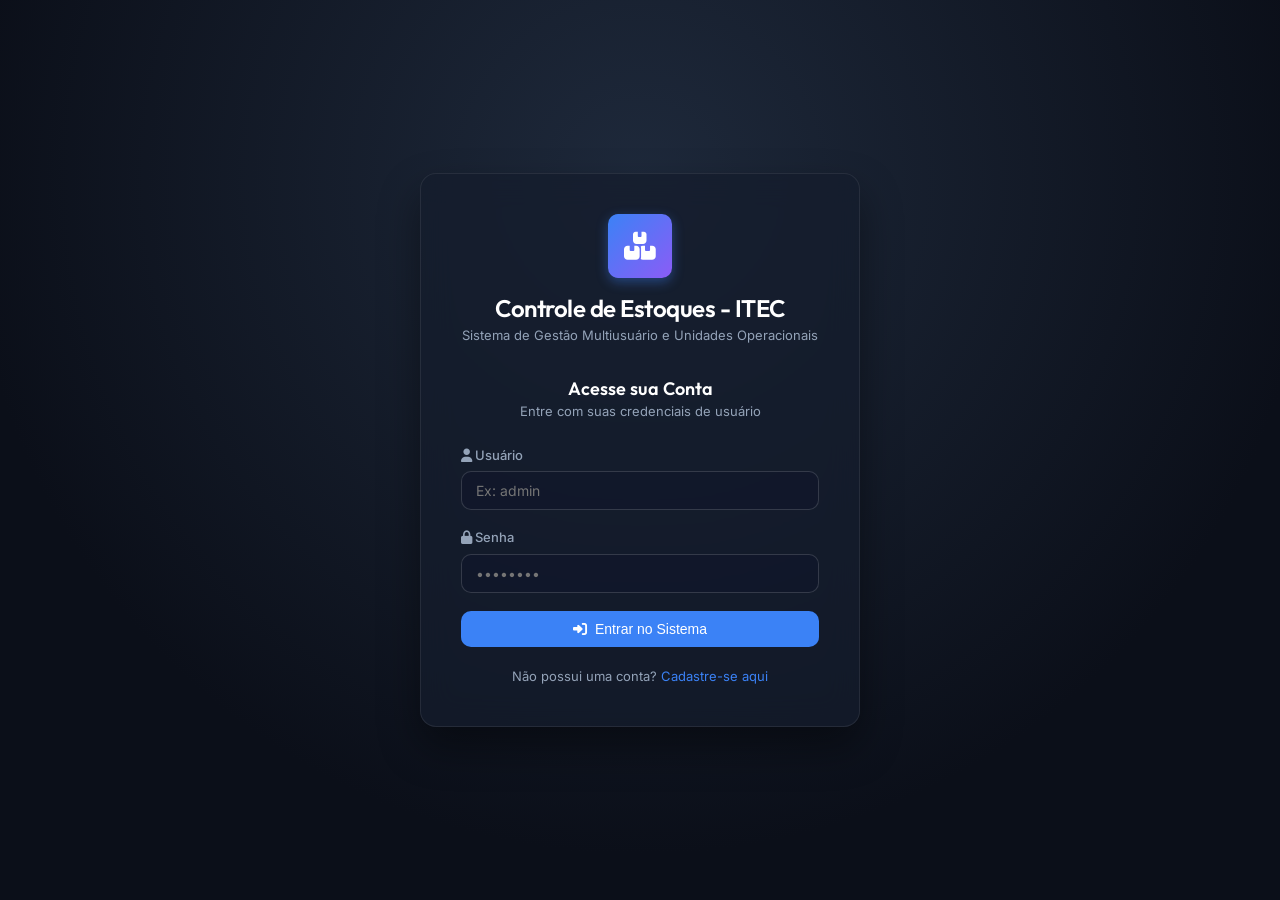
<file: index.html>
<!DOCTYPE html>
<html lang="pt-BR">
<head>
    <meta charset="UTF-8">
    <meta name="viewport" content="width=device-width, initial-scale=1.0">
    <title>Controle de Estoques - ITEC</title>
    <!-- Google Fonts: Inter & Outfit -->
    <link rel="preconnect" href="https://fonts.googleapis.com">
    <link rel="preconnect" href="https://fonts.gstatic.com" crossorigin>
    <link href="https://fonts.googleapis.com/css2?family=Inter:wght@300;400;500;600;700&family=Outfit:wght@500;600;700&display=swap" rel="stylesheet">
    <!-- FontAwesome Icons -->
    <link rel="stylesheet" href="https://cdnjs.cloudflare.com/ajax/libs/font-awesome/6.4.0/css/all.min.css">
    <!-- Main CSS -->
    <link rel="stylesheet" href="static/css/style.css">
</head>
<body>

    <!-- Toast Notifications Container -->
    <div id="toast-container" class="toast-container"></div>

    <!-- TELA DE AUTENTICAÇÃO (LOGIN & REGISTRO) -->
    <div id="auth-screen" class="auth-screen">
        <div class="auth-card-wrapper">
            <div class="auth-brand">
                <div class="auth-logo">
                    <i class="fa-solid fa-boxes-stacked"></i>
                </div>
                <h2>Controle de Estoques - ITEC</h2>
                <p>Sistema de Gestão Multiusuário e Unidades Operacionais</p>
            </div>

            <!-- Login Form -->
            <div id="login-box" class="auth-box active">
                <div class="auth-header">
                    <h3>Acesse sua Conta</h3>
                    <p>Entre com suas credenciais de usuário</p>
                </div>
                <form id="form-login" onsubmit="handleLogin(event)">
                    <div class="form-group">
                        <label for="login-usuario"><i class="fa-solid fa-user"></i> Usuário</label>
                        <input type="text" id="login-usuario" placeholder="Ex: admin" required autocomplete="username">
                    </div>
                    <div class="form-group">
                        <label for="login-senha"><i class="fa-solid fa-lock"></i> Senha</label>
                        <input type="password" id="login-senha" placeholder="••••••••" required autocomplete="current-password">
                    </div>
                    <button type="submit" class="btn btn-primary btn-block">
                        <i class="fa-solid fa-right-to-bracket"></i> Entrar no Sistema
                    </button>
                </form>
                <div class="auth-footer">
                    <p>Não possui uma conta? <a href="#" onclick="toggleAuthMode('register')">Cadastre-se aqui</a></p>
                </div>
            </div>

            <!-- Register Form -->
            <div id="register-box" class="auth-box">
                <div class="auth-header">
                    <h3>Criar Nova Conta</h3>
                    <p>Preencha os dados abaixo. O acesso exige aprovação do Administrador.</p>
                </div>
                <form id="form-register" onsubmit="handleRegister(event)">
                    <div class="form-group">
                        <label for="reg-nome"><i class="fa-solid fa-id-card"></i> Nome Completo</label>
                        <input type="text" id="reg-nome" placeholder="Ex: João da Silva" required>
                    </div>
                    <div class="form-group">
                        <label for="reg-usuario"><i class="fa-solid fa-user"></i> Nome de Usuário (Login)</label>
                        <input type="text" id="reg-usuario" placeholder="Ex: joaosilva" required autocomplete="username">
                    </div>
                    <div class="form-group">
                        <label for="reg-senha"><i class="fa-solid fa-lock"></i> Senha</label>
                        <input type="password" id="reg-senha" placeholder="••••••••" required autocomplete="new-password">
                    </div>
                    <button type="submit" class="btn btn-success btn-block">
                        <i class="fa-solid fa-user-plus"></i> Solicitar Cadastro
                    </button>
                </form>
                <div class="auth-footer">
                    <p>Já possui conta? <a href="#" onclick="toggleAuthMode('login')">Voltar para o Login</a></p>
                </div>
            </div>
        </div>
    </div>

    <!-- TELA PRINCIPAL DO SISTEMA (APÓS LOGIN) -->
    <div id="main-app" class="app-layout hidden">
        <!-- Sidebar Navigation -->
        <aside class="sidebar">
            <div class="sidebar-header">
                <div class="brand-logo">
                    <i class="fa-solid fa-boxes-stacked"></i>
                </div>
                <div class="brand-info">
                    <h2>ITEC Estoque</h2>
                    <span>Multiusuário & Unidades</span>
                </div>
            </div>

            <nav class="sidebar-nav">
                <ul>
                    <li class="active" data-target="view-dashboard">
                        <a href="#"><i class="fa-solid fa-chart-pie"></i> <span>Dashboard</span></a>
                    </li>
                    <li data-target="view-produtos">
                        <a href="#"><i class="fa-solid fa-box-archive"></i> <span>Produtos</span></a>
                    </li>
                    <li data-target="view-movimentacoes">
                        <a href="#"><i class="fa-solid fa-right-left"></i> <span>Movimentações</span></a>
                    </li>
                    <li class="admin-only" data-target="view-cadastros">
                        <a href="#"><i class="fa-solid fa-folder-tree"></i> <span>Categorias / Fornecedores / Unidades</span></a>
                    </li>
                    <li class="admin-only" data-target="view-usuarios">
                        <a href="#"><i class="fa-solid fa-users-gear"></i> <span>Usuários e Aprovações</span></a>
                    </li>
                </ul>
            </nav>

            <div class="sidebar-user">
                <div class="user-avatar">
                    <i class="fa-solid fa-user-shield"></i>
                </div>
                <div class="user-info">
                    <span id="user-display-name" class="user-name">Usuário</span>
                    <span id="user-display-role" class="user-role">Nível</span>
                    <small id="user-display-unit" class="text-muted"></small>
                </div>
                <button class="btn-logout" onclick="handleLogout()" title="Sair do Sistema">
                    <i class="fa-solid fa-power-off"></i>
                </button>
            </div>
        </aside>

        <!-- Main Content Area -->
        <main class="main-content">
            <!-- Top Bar Header -->
            <header class="topbar">
                <div class="topbar-title">
                    <h1 id="page-title">Dashboard de Estoque</h1>
                    <span class="badge-db"><i class="fa-solid fa-globe"></i> GitHub Pages (Online)</span>
                </div>
                <div class="topbar-unit-selector" id="unit-selector-wrapper" style="display: flex; align-items: center; gap: 8px; background: rgba(15, 23, 42, 0.6); padding: 6px 14px; border-radius: 8px; border: 1px solid var(--border-color);">
                    <label for="select-global-unidade" style="font-size: 13px; color: var(--text-muted); display: flex; align-items: center; gap: 6px; white-space: nowrap;">
                        <i class="fa-solid fa-building text-primary"></i> Unidade:
                    </label>
                    <select id="select-global-unidade" style="background: transparent; border: none; color: #fff; font-size: 14px; outline: none; cursor: pointer;" onchange="trocarUnidadeAtiva(this.value)">
                        <option value="">Todas as Unidades (Visão Global)</option>
                    </select>
                </div>
                <div class="topbar-actions">
                    <button class="btn btn-outline" onclick="abrirModalMovimentacao('ENTRADA')">
                        <i class="fa-solid fa-circle-plus"></i> Nova Entrada
                    </button>
                    <button class="btn btn-warning" onclick="abrirModalMovimentacao('SAIDA')">
                        <i class="fa-solid fa-circle-minus"></i> Nova Saída
                    </button>
                    <button class="btn btn-primary admin-only" onclick="abrirModalProduto()">
                        <i class="fa-solid fa-plus"></i> Novo Produto
                    </button>
                </div>
            </header>

            <div class="content-body">
                <!-- VIEW 1: DASHBOARD -->
                <section id="view-dashboard" class="app-view active">
                    <!-- KPI Cards Grid -->
                    <div class="kpi-grid">
                        <div class="kpi-card bg-gradient-blue">
                            <div class="kpi-icon"><i class="fa-solid fa-boxes-packing"></i></div>
                            <div class="kpi-data">
                                <span class="kpi-label">Produtos Cadastrados</span>
                                <h3 id="kpi-total-produtos">0</h3>
                            </div>
                        </div>

                        <div class="kpi-card bg-gradient-teal">
                            <div class="kpi-icon"><i class="fa-solid fa-layer-group"></i></div>
                            <div class="kpi-data">
                                <span class="kpi-label">Total de Itens em Estoque</span>
                                <h3 id="kpi-total-itens">0</h3>
                            </div>
                        </div>

                        <div class="kpi-card bg-gradient-purple">
                            <div class="kpi-icon"><i class="fa-solid fa-sack-dollar"></i></div>
                            <div class="kpi-data">
                                <span class="kpi-label">Valor Total (Custo)</span>
                                <h3 id="kpi-valor-total">R$ 0,00</h3>
                            </div>
                        </div>

                        <div class="kpi-card bg-gradient-orange">
                            <div class="kpi-icon"><i class="fa-solid fa-triangle-exclamation"></i></div>
                            <div class="kpi-data">
                                <span class="kpi-label">Produtos em Nível Crítico</span>
                                <h3 id="kpi-baixo-estoque">0</h3>
                            </div>
                        </div>
                    </div>

                    <!-- Dashboard Content Grid -->
                    <div class="dash-grid">
                        <!-- Alertas de Estoque Baixo -->
                        <div class="panel">
                            <div class="panel-header">
                                <h3><i class="fa-solid fa-bell text-warning"></i> Alertas de Estocagem Crítica</h3>
                            </div>
                            <div class="table-responsive">
                                <table class="table">
                                    <thead>
                                        <tr>
                                            <th>Produto</th>
                                            <th>Estoque Mínimo</th>
                                            <th>Estoque Atual</th>
                                            <th>Status</th>
                                        </tr>
                                    </thead>
                                    <tbody id="table-baixo-estoque">
                                        <tr><td colspan="4" class="text-center">Carregando dados...</td></tr>
                                    </tbody>
                                </table>
                            </div>
                        </div>

                        <!-- Últimas Movimentações -->
                        <div class="panel">
                            <div class="panel-header">
                                <h3><i class="fa-solid fa-clock-rotate-left text-info"></i> Últimas Movimentações</h3>
                            </div>
                            <div class="table-responsive">
                                <table class="table">
                                    <thead>
                                        <tr>
                                            <th>Data/Hora</th>
                                            <th>Produto</th>
                                            <th>Tipo</th>
                                            <th>Qtd</th>
                                        </tr>
                                    </thead>
                                    <tbody id="table-dash-movs">
                                        <tr><td colspan="4" class="text-center">Carregando dados...</td></tr>
                                    </tbody>
                                </table>
                            </div>
                        </div>
                    </div>
                </section>

                <!-- VIEW 2: PRODUTOS -->
                <section id="view-produtos" class="app-view">
                    <div class="panel">
                        <div class="panel-header">
                            <div class="search-filters-bar">
                                <div class="search-box">
                                    <i class="fa-solid fa-magnifying-glass"></i>
                                    <input type="text" id="filter-produto-busca" placeholder="Buscar por código de barras ou nome do produto..." onkeyup="carregarProdutos()">
                                </div>
                                <select id="filter-produto-categoria" onchange="carregarProdutos()">
                                    <option value="">Todas as Categorias</option>
                                </select>
                            </div>
                        </div>

                        <div class="table-responsive">
                            <table class="table table-hover">
                                <thead>
                                    <tr>
                                        <th>Cód. Barras</th>
                                        <th>Nome do Produto</th>
                                        <th>Categoria</th>
                                        <th>Fornecedor</th>
                                        <th>Unidade Origem</th>
                                        <th>Estoque Mínimo</th>
                                        <th>Preço Custo (R$)</th>
                                        <th>Preço Venda (R$)</th>
                                        <th>Saldo Atual</th>
                                        <th>Status</th>
                                        <th class="text-right">Ações</th>
                                    </tr>
                                </thead>
                                <tbody id="table-produtos-body">
                                    <tr><td colspan="11" class="text-center">Carregando catálogo de produtos...</td></tr>
                                </tbody>
                            </table>
                        </div>
                    </div>
                </section>

                <!-- VIEW 3: MOVIMENTAÇÕES DE ESTOQUE -->
                <section id="view-movimentacoes" class="app-view">
                    <div class="panel">
                        <div class="panel-header">
                            <h3><i class="fa-solid fa-list-check"></i> Histórico de Entradas e Saídas</h3>
                            <div class="action-buttons">
                                <button class="btn btn-outline" onclick="abrirModalMovimentacao('ENTRADA')">
                                    <i class="fa-solid fa-circle-plus"></i> Registrar Entrada
                                </button>
                                <button class="btn btn-warning" onclick="abrirModalMovimentacao('SAIDA')">
                                    <i class="fa-solid fa-circle-minus"></i> Registrar Saída
                                </button>
                            </div>
                        </div>

                        <div class="table-responsive">
                            <table class="table table-striped">
                                <thead>
                                    <tr>
                                        <th>ID</th>
                                        <th>Data/Hora</th>
                                        <th>Unidade</th>
                                        <th>Produto</th>
                                        <th>Tipo</th>
                                        <th>Quantidade</th>
                                        <th>Valor Unitário (R$)</th>
                                        <th>Total (R$)</th>
                                        <th>Observação</th>
                                    </tr>
                                </thead>
                                <tbody id="table-movimentacoes-body">
                                    <tr><td colspan="9" class="text-center">Carregando movimentações...</td></tr>
                                </tbody>
                            </table>
                        </div>
                    </div>
                </section>

                <!-- VIEW 4: CATEGORIAS, FORNECEDORES E UNIDADES (SOMENTE ADMIN) -->
                <section id="view-cadastros" class="app-view">
                    <!-- Painel Unidades Operacionais -->
                    <div class="panel" style="margin-bottom: 24px;">
                        <div class="panel-header">
                            <h3><i class="fa-solid fa-building-user"></i> Unidades Operacionais</h3>
                            <button class="btn btn-sm btn-primary" onclick="abrirModalUnidade()">
                                <i class="fa-solid fa-plus"></i> Nova Unidade
                            </button>
                        </div>
                        <div class="table-responsive">
                            <table class="table">
                                <thead>
                                    <tr>
                                        <th>ID</th>
                                        <th>Nome da Unidade</th>
                                        <th>Endereço</th>
                                        <th>CNPJ</th>
                                        <th class="text-right">Ações</th>
                                    </tr>
                                </thead>
                                <tbody id="table-unidades-body">
                                    <tr><td colspan="5" class="text-center">Carregando unidades...</td></tr>
                                </tbody>
                            </table>
                        </div>
                    </div>

                    <!-- Grid Categorias e Fornecedores -->
                    <div class="two-columns-grid">
                        <!-- Categorias -->
                        <div class="panel">
                            <div class="panel-header">
                                <h3><i class="fa-solid fa-tags"></i> Categorias</h3>
                                <button class="btn btn-sm btn-primary" onclick="abrirModalCategoria()">
                                    <i class="fa-solid fa-plus"></i> Nova Categoria
                                </button>
                            </div>
                            <div class="table-responsive">
                                <table class="table">
                                    <thead>
                                        <tr>
                                            <th>ID</th>
                                            <th>Nome da Categoria</th>
                                        </tr>
                                    </thead>
                                    <tbody id="table-categorias-body">
                                        <tr><td colspan="2" class="text-center">Carregando categorias...</td></tr>
                                    </tbody>
                                </table>
                            </div>
                        </div>

                        <!-- Fornecedores -->
                        <div class="panel">
                            <div class="panel-header">
                                <h3><i class="fa-solid fa-truck-field"></i> Fornecedores</h3>
                                <button class="btn btn-sm btn-primary" onclick="abrirModalFornecedor()">
                                    <i class="fa-solid fa-plus"></i> Novo Fornecedor
                                </button>
                            </div>
                            <div class="table-responsive">
                                <table class="table">
                                    <thead>
                                        <tr>
                                            <th>Nome / Razão Social</th>
                                            <th>CNPJ/CPF</th>
                                            <th>Telefone</th>
                                            <th>E-mail</th>
                                        </tr>
                                    </thead>
                                    <tbody id="table-fornecedores-body">
                                        <tr><td colspan="4" class="text-center">Carregando fornecedores...</td></tr>
                                    </tbody>
                                </table>
                            </div>
                        </div>
                    </div>
                </section>

                <!-- VIEW 5: USUÁRIOS E APROVAÇÕES (SOMENTE ADMIN) -->
                <section id="view-usuarios" class="app-view">
                    <div class="panel">
                        <div class="panel-header">
                            <h3><i class="fa-solid fa-user-check"></i> Gestão de Usuários e Aprovações</h3>
                        </div>
                        <div class="table-responsive">
                            <table class="table">
                                <thead>
                                    <tr>
                                        <th>ID</th>
                                        <th>Nome Completo</th>
                                        <th>Usuário (Login)</th>
                                        <th>Nível de Acesso</th>
                                        <th>Unidade Operacional</th>
                                        <th>Status Aprovação</th>
                                        <th class="text-right">Ações</th>
                                    </tr>
                                </thead>
                                <tbody id="table-usuarios-body">
                                    <tr><td colspan="7" class="text-center">Carregando lista de usuários...</td></tr>
                                </tbody>
                            </table>
                        </div>
                    </div>
                </section>
            </div>
        </main>
    </div>

    <!-- MODAL UNIDADES OPERACIONAIS (SOMENTE ADMIN) -->
    <div id="modal-unidade" class="modal-overlay hidden">
        <div class="modal-content modal-sm">
            <div class="modal-header">
                <h3 id="modal-unidade-title">Cadastrar Unidade Operacional</h3>
                <button class="modal-close" onclick="fecharModal('modal-unidade')">&times;</button>
            </div>
            <form id="form-unidade" onsubmit="salvarUnidade(event)">
                <input type="hidden" id="unidade-id">
                <div class="modal-body">
                    <div class="form-group">
                        <label for="unidade-nome">Nome da Unidade *</label>
                        <input type="text" id="unidade-nome" placeholder="Ex: Filial Centro ou Unidade 2" required>
                    </div>
                    <div class="form-group">
                        <label for="unidade-endereco">Endereço</label>
                        <input type="text" id="unidade-endereco" placeholder="Ex: Rua das Flores, 123">
                    </div>
                    <div class="form-group">
                        <label for="unidade-cnpj">CNPJ</label>
                        <input type="text" id="unidade-cnpj" placeholder="00.000.000/0000-00">
                    </div>
                </div>
                <div class="modal-footer">
                    <button type="button" class="btn btn-secondary" onclick="fecharModal('modal-unidade')">Cancelar</button>
                    <button type="submit" class="btn btn-success"><i class="fa-solid fa-floppy-disk"></i> Salvar Unidade</button>
                </div>
            </form>
        </div>
    </div>

    <!-- MODAL APROVAR / EDITAR USUÁRIO (SOMENTE ADMIN) -->
    <div id="modal-aprovar-usuario" class="modal-overlay hidden">
        <div class="modal-content modal-sm">
            <div class="modal-header">
                <h3 id="modal-user-title">Gestão de Usuário</h3>
                <button class="modal-close" onclick="fecharModal('modal-aprovar-usuario')">&times;</button>
            </div>
            <form id="form-aprovar-usuario" onsubmit="salvarAprovacaoOuEdicaoUsuario(event)">
                <input type="hidden" id="aprovar-user-id">
                <input type="hidden" id="aprovar-user-modo" value="editar">
                <div class="modal-body">
                    <p style="margin-bottom: 1rem;">Usuário: <strong id="aprovar-user-nome"></strong></p>
                    <div class="form-group">
                        <label for="aprovar-unidade">Unidade Operacional *</label>
                        <select id="aprovar-unidade" required>
                            <option value="">Selecione a Unidade...</option>
                        </select>
                    </div>
                    <div class="form-group">
                        <label for="aprovar-nivel">Nível de Acesso *</label>
                        <select id="aprovar-nivel" required>
                            <option value="Operador">Operador (Entradas/Saídas de sua Unidade)</option>
                            <option value="Administrador">Administrador (Acesso Total a Todas as Unidades)</option>
                        </select>
                    </div>
                </div>
                <div class="modal-footer">
                    <button type="button" class="btn btn-secondary" onclick="fecharModal('modal-aprovar-usuario')">Cancelar</button>
                    <button type="submit" id="btn-salvar-user" class="btn btn-success"><i class="fa-solid fa-floppy-disk"></i> Salvar Alterações</button>
                </div>
            </form>
        </div>
    </div>

    <!-- MODAL 1: PRODUTO (CRIAR / EDITAR) -->
    <div id="modal-produto" class="modal-overlay hidden">
        <div class="modal-content">
            <div class="modal-header">
                <h3 id="modal-produto-title">Cadastrar Novo Produto</h3>
                <button class="modal-close" onclick="fecharModal('modal-produto')">&times;</button>
            </div>
            <form id="form-produto" onsubmit="salvarProduto(event)">
                <input type="hidden" id="prod-id">
                <div class="modal-body">
                    <div class="form-grid">
                        <div class="form-group">
                            <label for="prod-codigo">Código de Barras</label>
                            <input type="text" id="prod-codigo" placeholder="7891234567890">
                        </div>
                        <div class="form-group span-2">
                            <label for="prod-nome">Nome do Produto *</label>
                            <input type="text" id="prod-nome" placeholder="Ex: Mouse Sem Fio USB" required>
                        </div>
                        <div class="form-group">
                            <label for="prod-categoria">Categoria</label>
                            <select id="prod-categoria">
                                <option value="">Selecione...</option>
                            </select>
                        </div>
                        <div class="form-group">
                            <label for="prod-fornecedor">Fornecedor Principal</label>
                            <select id="prod-fornecedor">
                                <option value="">Selecione...</option>
                            </select>
                        </div>
                        <div class="form-group">
                            <label for="prod-unidade">Unidade Operacional (Padrão)</label>
                            <select id="prod-unidade">
                                <option value="">Todas / Padrão</option>
                            </select>
                        </div>
                        <div class="form-group">
                            <label for="prod-minimo">Estoque Mínimo (Alerta)</label>
                            <input type="number" id="prod-minimo" value="5" min="0" required>
                        </div>
                        <div class="form-group">
                            <label for="prod-custo">Preço de Custo (R$)</label>
                            <input type="number" step="0.01" id="prod-custo" value="0.00" required>
                        </div>
                        <div class="form-group">
                            <label for="prod-venda">Preço de Venda (R$)</label>
                            <input type="number" step="0.01" id="prod-venda" value="0.00" required>
                        </div>
                    </div>
                </div>
                <div class="modal-footer">
                    <button type="button" class="btn btn-secondary" onclick="fecharModal('modal-produto')">Cancelar</button>
                    <button type="submit" class="btn btn-success"><i class="fa-solid fa-floppy-disk"></i> Salvar Produto</button>
                </div>
            </form>
        </div>
    </div>

    <!-- MODAL 2: MOVIMENTAÇÃO DE ESTOQUE (ENTRADA OU SAÍDA) -->
    <div id="modal-movimentacao" class="modal-overlay hidden">
        <div class="modal-content">
            <div class="modal-header">
                <h3 id="modal-movimentacao-title">Registrar Movimentação de Estoque</h3>
                <button class="modal-close" onclick="fecharModal('modal-movimentacao')">&times;</button>
            </div>
            <form id="form-movimentacao" onsubmit="salvarMovimentacao(event)">
                <input type="hidden" id="mov-tipo">
                <div class="modal-body">
                    <div class="form-group">
                        <label for="mov-data">Data / Hora da Operação *</label>
                        <input type="datetime-local" id="mov-data" class="form-control" required>
                    </div>
                    <div class="form-group">
                        <label for="mov-unidade">Unidade Operacional *</label>
                        <select id="mov-unidade" onchange="atualizarProdutosPorUnidadeMovimentacao()" required>
                            <option value="">Selecione a Unidade...</option>
                        </select>
                    </div>
                    <div class="form-group">
                        <label for="mov-produto">Selecione o Produto *</label>
                        <select id="mov-produto" onchange="atualizarDadosProdutoMovimentacao()" required>
                            <option value="">Carregando produtos...</option>
                        </select>
                    </div>
                    <div id="mov-saldo-info" class="info-box hidden">
                        <span>Saldo em estoque: <strong id="mov-saldo-qtd">0</strong> unidades</span>
                    </div>
                    <div class="form-grid">
                        <div class="form-group">
                            <label for="mov-quantidade">Quantidade *</label>
                            <input type="number" id="mov-quantidade" min="1" value="1" required>
                        </div>
                        <div class="form-group">
                            <label for="mov-valor">Valor Unitário (R$)</label>
                            <input type="number" step="0.01" id="mov-valor" value="0.00" required>
                        </div>
                    </div>
                    <div class="form-group">
                        <label for="mov-obs">Observação / Nota Fiscal / Motivo</label>
                        <textarea id="mov-obs" rows="2" placeholder="Ex: Compra NF 1234 ou Venda balcão"></textarea>
                    </div>
                </div>
                <div class="modal-footer">
                    <button type="button" class="btn btn-secondary" onclick="fecharModal('modal-movimentacao')">Cancelar</button>
                    <button type="submit" id="btn-submit-mov" class="btn btn-primary">Confirmar Registro</button>
                </div>
            </form>
        </div>
    </div>

    <!-- MODAL 3: CATEGORIA -->
    <div id="modal-categoria" class="modal-overlay hidden">
        <div class="modal-content modal-sm">
            <div class="modal-header">
                <h3>Cadastrar Nova Categoria</h3>
                <button class="modal-close" onclick="fecharModal('modal-categoria')">&times;</button>
            </div>
            <form id="form-categoria" onsubmit="salvarCategoria(event)">
                <div class="modal-body">
                    <div class="form-group">
                        <label for="cat-nome">Nome da Categoria *</label>
                        <input type="text" id="cat-nome" placeholder="Ex: Periféricos" required>
                    </div>
                </div>
                <div class="modal-footer">
                    <button type="button" class="btn btn-secondary" onclick="fecharModal('modal-categoria')">Cancelar</button>
                    <button type="submit" class="btn btn-primary">Salvar Categoria</button>
                </div>
            </form>
        </div>
    </div>

    <!-- MODAL 4: FORNECEDOR -->
    <div id="modal-fornecedor" class="modal-overlay hidden">
        <div class="modal-content">
            <div class="modal-header">
                <h3>Cadastrar Novo Fornecedor</h3>
                <button class="modal-close" onclick="fecharModal('modal-fornecedor')">&times;</button>
            </div>
            <form id="form-fornecedor" onsubmit="salvarFornecedor(event)">
                <div class="modal-body">
                    <div class="form-group">
                        <label for="forn-nome">Razão Social / Nome *</label>
                        <input type="text" id="forn-nome" placeholder="Ex: Distribuidora Silva LTDA" required>
                    </div>
                    <div class="form-grid">
                        <div class="form-group">
                            <label for="forn-cnpj">CNPJ / CPF</label>
                            <input type="text" id="forn-cnpj" placeholder="00.000.000/0001-00">
                        </div>
                        <div class="form-group">
                            <label for="forn-tel">Telefone</label>
                            <input type="text" id="forn-tel" placeholder="(11) 99999-8888">
                        </div>
                    </div>
                    <div class="form-group">
                        <label for="forn-email">E-mail</label>
                        <input type="email" id="forn-email" placeholder="contato@fornecedor.com">
                    </div>
                </div>
                <div class="modal-footer">
                    <button type="button" class="btn btn-secondary" onclick="fecharModal('modal-fornecedor')">Cancelar</button>
                    <button type="submit" class="btn btn-primary">Salvar Fornecedor</button>
                </div>
            </form>
        </div>
    </div>

    <!-- JS Application Script -->
    <script src="static/js/main.js"></script>
</body>
</html>
</file>
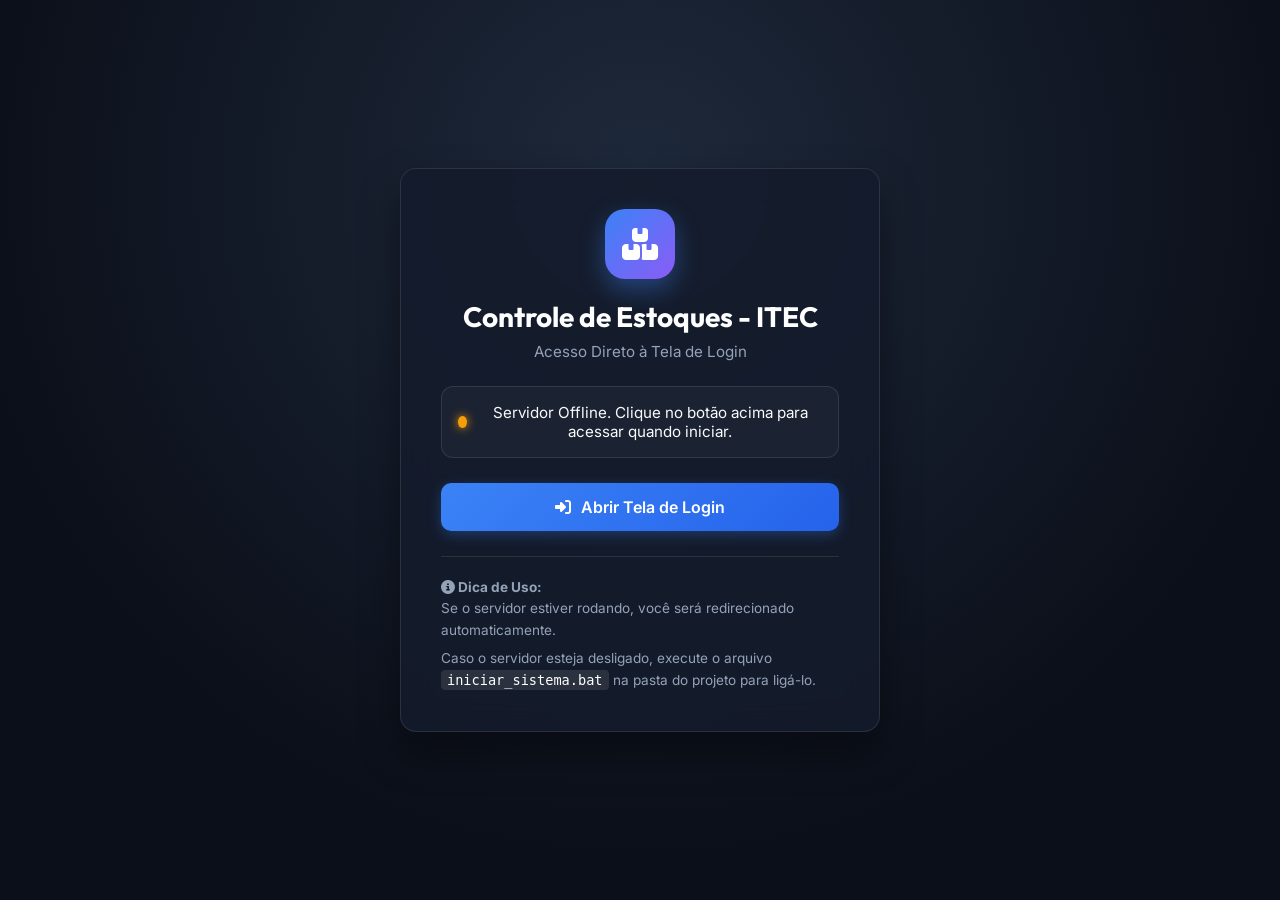
<file: login.html>
<!DOCTYPE html>
<html lang="pt-BR">
<head>
    <meta charset="UTF-8">
    <meta name="viewport" content="width=device-width, initial-scale=1.0">
    <title>Acessar Login - Controle de Estoques - ITEC</title>
    <!-- Google Fonts: Inter & Outfit -->
    <link rel="preconnect" href="https://fonts.googleapis.com">
    <link rel="preconnect" href="https://fonts.gstatic.com" crossorigin>
    <link href="https://fonts.googleapis.com/css2?family=Inter:wght@300;400;500;600;700&family=Outfit:wght@500;600;700&display=swap" rel="stylesheet">
    <!-- FontAwesome Icons -->
    <link rel="stylesheet" href="https://cdnjs.cloudflare.com/ajax/libs/font-awesome/6.4.0/css/all.min.css">
    <style>
        :root {
            --bg-primary: #0b0f19;
            --bg-surface: #151c2c;
            --bg-card: rgba(21, 28, 44, 0.85);
            --border-color: rgba(255, 255, 255, 0.1);
            --text-main: #f8fafc;
            --text-muted: #94a3b8;
            --accent-blue: #3b82f6;
            --accent-blue-hover: #2563eb;
            --accent-green: #10b981;
            --accent-warning: #f59e0b;
            --font-heading: 'Outfit', sans-serif;
            --font-body: 'Inter', sans-serif;
            --radius-lg: 16px;
            --shadow-lg: 0 20px 40px rgba(0,0,0,0.4);
        }

        * {
            box-sizing: border-box;
            margin: 0;
            padding: 0;
        }

        body {
            font-family: var(--font-body);
            background: radial-gradient(circle at 50% 20%, #1e293b 0%, #0b0f19 70%);
            color: var(--text-main);
            min-height: 100vh;
            display: flex;
            align-items: center;
            justify-content: center;
            padding: 20px;
        }

        .container {
            background: var(--bg-card);
            backdrop-filter: blur(16px);
            border: 1px solid var(--border-color);
            border-radius: var(--radius-lg);
            width: 100%;
            max-width: 480px;
            padding: 40px;
            box-shadow: var(--shadow-lg);
            text-align: center;
        }

        .logo-icon {
            width: 70px;
            height: 70px;
            background: linear-gradient(135deg, var(--accent-blue), #8b5cf6);
            border-radius: 20px;
            display: flex;
            align-items: center;
            justify-content: center;
            font-size: 32px;
            color: #ffffff;
            margin: 0 auto 20px;
            box-shadow: 0 10px 25px rgba(59, 130, 246, 0.4);
        }

        h1 {
            font-family: var(--font-heading);
            font-size: 1.75rem;
            margin-bottom: 8px;
            color: #ffffff;
        }

        p.subtitle {
            color: var(--text-muted);
            font-size: 0.95rem;
            margin-bottom: 25px;
        }

        .status-box {
            padding: 16px;
            border-radius: 12px;
            background: rgba(255, 255, 255, 0.03);
            border: 1px solid var(--border-color);
            margin-bottom: 25px;
            display: flex;
            align-items: center;
            justify-content: center;
            gap: 12px;
            font-size: 0.95rem;
        }

        .status-indicator {
            width: 12px;
            height: 12px;
            border-radius: 50%;
            background-color: var(--accent-warning);
            box-shadow: 0 0 10px var(--accent-warning);
            animation: pulse 1.5s infinite;
        }

        .status-indicator.online {
            background-color: var(--accent-green);
            box-shadow: 0 0 10px var(--accent-green);
            animation: none;
        }

        @keyframes pulse {
            0% { opacity: 0.4; }
            50% { opacity: 1; }
            100% { opacity: 0.4; }
        }

        .btn {
            display: inline-flex;
            align-items: center;
            justify-content: center;
            gap: 10px;
            width: 100%;
            padding: 14px 24px;
            border-radius: 10px;
            border: none;
            font-family: var(--font-body);
            font-weight: 600;
            font-size: 1rem;
            color: #ffffff;
            background: linear-gradient(135deg, var(--accent-blue), #2563eb);
            cursor: pointer;
            text-decoration: none;
            transition: all 0.2s ease;
            box-shadow: 0 4px 14px rgba(59, 130, 246, 0.3);
        }

        .btn:hover {
            transform: translateY(-2px);
            box-shadow: 0 6px 20px rgba(59, 130, 246, 0.4);
            background: linear-gradient(135deg, #2563eb, #1d4ed8);
        }

        .instructions {
            margin-top: 25px;
            padding-top: 20px;
            border-top: 1px solid var(--border-color);
            text-align: left;
            font-size: 0.85rem;
            color: var(--text-muted);
            line-height: 1.6;
        }

        .instructions code {
            background: rgba(255, 255, 255, 0.1);
            padding: 2px 6px;
            border-radius: 4px;
            color: #ffffff;
            font-family: monospace;
        }
    </style>
</head>
<body>

    <div class="container">
        <div class="logo-icon">
            <i class="fa-solid fa-boxes-stacked"></i>
        </div>
        <h1>Controle de Estoques - ITEC</h1>
        <p class="subtitle">Acesso Direto à Tela de Login</p>

        <div class="status-box">
            <div id="indicator" class="status-indicator"></div>
            <span id="status-text">Verificando servidor local (http://127.0.0.1:5000)...</span>
        </div>

        <a id="btn-login" href="http://127.0.0.1:5000/login" class="btn">
            <i class="fa-solid fa-right-to-bracket"></i> Abrir Tela de Login
        </a>

        <div class="instructions">
            <p><strong><i class="fa-solid fa-circle-info"></i> Dica de Uso:</strong></p>
            <p>Se o servidor estiver rodando, você será redirecionado automaticamente.</p>
            <p style="margin-top: 6px;">Caso o servidor esteja desligado, execute o arquivo <code>iniciar_sistema.bat</code> na pasta do projeto para ligá-lo.</p>
        </div>
    </div>

    <script>
        const targetUrl = 'http://127.0.0.1:5000/login';
        const indicator = document.getElementById('indicator');
        const statusText = document.getElementById('status-text');

        async function checarServidorERedirecionar() {
            try {
                const res = await fetch('http://127.0.0.1:5000/api/dashboard', { method: 'GET', mode: 'cors' });
                if (res.ok || res.status === 200 || res.status === 401) {
                    indicator.classList.add('online');
                    statusText.innerText = 'Servidor Online! Redirecionando para o Login...';
                    setTimeout(() => {
                        window.location.href = targetUrl;
                    }, 500);
                    return;
                }
            } catch (e) {
                // Tenta fetch na raiz se o cors bloquear o dashboard
                fetch('http://127.0.0.1:5000/', { mode: 'no-cors' })
                    .then(() => {
                        indicator.classList.add('online');
                        statusText.innerText = 'Servidor Online! Redirecionando...';
                        setTimeout(() => {
                            window.location.href = targetUrl;
                        }, 500);
                    })
                    .catch(() => {
                        indicator.classList.remove('online');
                        statusText.innerText = 'Servidor Offline. Clique no botão acima para acessar quando iniciar.';
                    });
            }
        }

        checarServidorERedirecionar();
        setInterval(checarServidorERedirecionar, 3000);
    </script>
</body>
</html>
</file>
<file: static/css/style.css>
/* ==========================================================================
   ESTILO GLOBAL E DESIGN SYSTEM - CONTROLE DE ESTOQUE
   ========================================================================== */

:root {
    --bg-primary: #0b0f19;
    --bg-surface: #151c2c;
    --bg-surface-hover: #1e293b;
    --bg-card: rgba(21, 28, 44, 0.75);
    
    --border-color: rgba(255, 255, 255, 0.08);
    --border-color-light: rgba(255, 255, 255, 0.15);
    
    --text-main: #f8fafc;
    --text-muted: #94a3b8;
    --text-dark: #64748b;
    
    --accent-blue: #3b82f6;
    --accent-blue-hover: #2563eb;
    --accent-teal: #14b8a6;
    --accent-purple: #8b5cf6;
    --accent-green: #10b981;
    --accent-warning: #f59e0b;
    --accent-danger: #ef4444;
    
    --font-heading: 'Outfit', sans-serif;
    --font-body: 'Inter', sans-serif;

    --shadow-sm: 0 2px 4px rgba(0,0,0,0.2);
    --shadow-md: 0 8px 16px rgba(0,0,0,0.3);
    --shadow-lg: 0 20px 40px rgba(0,0,0,0.4);
    
    --radius-sm: 6px;
    --radius-md: 10px;
    --radius-lg: 16px;
    --radius-full: 9999px;
}

* {
    box-sizing: border-box;
    margin: 0;
    padding: 0;
}

body {
    font-family: var(--font-body);
    background-color: var(--bg-primary);
    color: var(--text-main);
    line-height: 1.5;
    min-height: 100vh;
    overflow-x: hidden;
}

h1, h2, h3, h4, h5, h6 {
    font-family: var(--font-heading);
    font-weight: 600;
    color: #ffffff;
}

a {
    color: var(--accent-blue);
    text-decoration: none;
    transition: color 0.2s;
}

a:hover {
    color: #60a5fa;
}

/* ==========================================================================
   TELA DE AUTENTICAÇÃO (LOGIN & REGISTRO)
   ========================================================================== */

.auth-screen {
    position: fixed;
    inset: 0;
    background: radial-gradient(circle at 50% 20%, #1e293b 0%, #0b0f19 70%);
    display: flex;
    align-items: center;
    justify-content: center;
    z-index: 999;
    padding: 20px;
}

.auth-card-wrapper {
    background: var(--bg-card);
    backdrop-filter: blur(16px);
    border: 1px solid var(--border-color);
    border-radius: var(--radius-lg);
    width: 100%;
    max-width: 440px;
    padding: 40px;
    box-shadow: var(--shadow-lg);
}

.auth-brand {
    text-align: center;
    margin-bottom: 30px;
}

.auth-logo {
    width: 64px;
    height: 64px;
    background: linear-gradient(135deg, var(--accent-blue), var(--accent-purple));
    border-radius: var(--radius-md);
    display: inline-flex;
    align-items: center;
    justify-content: center;
    font-size: 28px;
    color: #fff;
    margin-bottom: 12px;
    box-shadow: 0 4px 12px rgba(59, 130, 246, 0.4);
}

.auth-brand h2 {
    font-size: 24px;
    letter-spacing: -0.5px;
}

.auth-brand p {
    color: var(--text-muted);
    font-size: 13px;
}

.auth-box {
    display: none;
}

.auth-box.active {
    display: block;
    animation: fadeIn 0.3s ease;
}

.auth-header {
    margin-bottom: 24px;
    text-align: center;
}

.auth-header h3 {
    font-size: 18px;
}

.auth-header p {
    font-size: 13px;
    color: var(--text-muted);
}

.auth-footer {
    margin-top: 20px;
    text-align: center;
    font-size: 13px;
    color: var(--text-muted);
}

/* ==========================================================================
   LAYOUT DA APLICAÇÃO PRINCIPAL (SIDEBAR + CONTENT)
   ========================================================================== */

.main-app {
    display: flex;
    min-height: 100vh;
}

.main-app.hidden, .hidden {
    display: none !important;
}

/* Sidebar */
.sidebar {
    width: 260px;
    background: var(--bg-surface);
    border-right: 1px solid var(--border-color);
    display: flex;
    flex-direction: column;
    position: fixed;
    top: 0;
    bottom: 0;
    left: 0;
    z-index: 100;
}

.sidebar-header {
    padding: 24px 20px;
    border-bottom: 1px solid var(--border-color);
}

.sidebar-logo {
    display: flex;
    align-items: center;
    gap: 12px;
    font-family: var(--font-heading);
    font-weight: 700;
    font-size: 18px;
    color: #fff;
}

.sidebar-logo i {
    font-size: 22px;
    color: var(--accent-blue);
}

.sidebar-nav {
    flex: 1;
    padding: 20px 12px;
    overflow-y: auto;
}

.sidebar-nav ul {
    list-style: none;
    display: flex;
    flex-direction: column;
    gap: 4px;
}

.sidebar-nav li a {
    display: flex;
    align-items: center;
    gap: 14px;
    padding: 12px 16px;
    color: var(--text-muted);
    border-radius: var(--radius-md);
    font-weight: 500;
    font-size: 14px;
    transition: all 0.2s;
}

.sidebar-nav li a i {
    font-size: 16px;
    width: 20px;
    text-align: center;
}

.sidebar-nav li:hover a {
    background: var(--bg-surface-hover);
    color: var(--text-main);
}

.sidebar-nav li.active a {
    background: linear-gradient(90deg, rgba(59, 130, 246, 0.2), transparent);
    color: var(--accent-blue);
    border-left: 3px solid var(--accent-blue);
    border-top-left-radius: 0;
    border-bottom-left-radius: 0;
}

.sidebar-footer {
    padding: 16px;
    border-top: 1px solid var(--border-color);
    display: flex;
    align-items: center;
    justify-content: space-between;
}

.user-info {
    display: flex;
    align-items: center;
    gap: 10px;
}

.user-avatar {
    font-size: 24px;
    color: var(--accent-blue);
}

.user-details {
    display: flex;
    flex-direction: column;
}

.user-details span {
    font-size: 13px;
    font-weight: 600;
    color: #fff;
    line-height: 1.2;
}

.user-details small {
    font-size: 11px;
    color: var(--text-muted);
}

.btn-logout {
    background: transparent;
    border: none;
    color: var(--text-muted);
    font-size: 16px;
    cursor: pointer;
    padding: 8px;
    border-radius: var(--radius-sm);
    transition: color 0.2s;
}

.btn-logout:hover {
    color: var(--accent-danger);
    background: rgba(239, 68, 68, 0.1);
}

/* Área de Conteúdo */
.content-wrapper {
    flex: 1;
    margin-left: 260px;
    display: flex;
    flex-direction: column;
    min-height: 100vh;
}

.topbar {
    padding: 20px 32px;
    background: rgba(11, 15, 25, 0.8);
    backdrop-filter: blur(12px);
    border-bottom: 1px solid var(--border-color);
    display: flex;
    align-items: center;
    justify-content: space-between;
    position: sticky;
    top: 0;
    z-index: 90;
}

.topbar-title {
    display: flex;
    align-items: center;
    gap: 16px;
}

.topbar-title h1 {
    font-size: 22px;
}

.badge-db {
    display: inline-flex;
    align-items: center;
    justify-content: center;
    width: 32px;
    height: 32px;
    font-size: 14px;
    background: rgba(16, 185, 129, 0.15);
    color: var(--accent-green);
    border: 1px solid rgba(16, 185, 129, 0.3);
    border-radius: var(--radius-full);
    flex-shrink: 0;
    transition: background 0.3s, color 0.3s, border-color 0.3s;
}

.badge-db.disconnected {
    background: rgba(239, 68, 68, 0.15);
    color: #ef4444;
    border-color: rgba(239, 68, 68, 0.3);
}

.topbar-actions {
    display: flex;
    gap: 12px;
}

.content-body {
    padding: 32px;
    flex: 1;
}

.app-view {
    display: none;
}

.app-view.active {
    display: block;
    animation: fadeIn 0.3s ease;
}

/* ==========================================================================
   FORMULÁRIOS & BOTÕES
   ========================================================================== */

.form-group {
    margin-bottom: 18px;
}

.form-group label {
    display: block;
    font-size: 13px;
    font-weight: 500;
    color: var(--text-muted);
    margin-bottom: 6px;
}

input[type="text"],
input[type="password"],
input[type="number"],
input[type="email"],
select,
textarea {
    width: 100%;
    padding: 10px 14px;
    background: rgba(15, 23, 42, 0.6);
    border: 1px solid var(--border-color-light);
    border-radius: var(--radius-md);
    color: #ffffff;
    font-family: var(--font-body);
    font-size: 14px;
    outline: none;
    transition: all 0.2s;
}

input:focus, select:focus, textarea:focus {
    border-color: var(--accent-blue);
    box-shadow: 0 0 0 3px rgba(59, 130, 246, 0.2);
}

select option {
    background: var(--bg-surface);
    color: var(--text-main);
}

.btn {
    display: inline-flex;
    align-items: center;
    justify-content: center;
    gap: 8px;
    padding: 10px 18px;
    font-size: 14px;
    font-weight: 500;
    border-radius: var(--radius-md);
    border: none;
    cursor: pointer;
    transition: all 0.2s;
}

.btn-primary {
    background: var(--accent-blue);
    color: #fff;
}
.btn-primary:hover {
    background: var(--accent-blue-hover);
    transform: translateY(-1px);
}

.btn-success {
    background: var(--accent-green);
    color: #fff;
}
.btn-success:hover {
    background: #059669;
}

.btn-warning {
    background: var(--accent-warning);
    color: #111;
}
.btn-warning:hover {
    background: #d97706;
    color: #fff;
}

.btn-danger {
    background: var(--accent-danger);
    color: #fff;
}
.btn-danger:hover {
    background: #dc2626;
}

.btn-outline {
    background: transparent;
    border: 1px solid var(--border-color-light);
    color: var(--text-main);
}
.btn-outline:hover {
    background: var(--bg-surface-hover);
}

.btn-secondary {
    background: rgba(255,255,255,0.08);
    color: var(--text-muted);
}
.btn-secondary:hover {
    background: rgba(255,255,255,0.15);
    color: #fff;
}

.btn-block {
    width: 100%;
}

.btn-sm {
    padding: 6px 12px;
    font-size: 12px;
}

.btn-link {
    background: none;
    border: none;
    color: var(--accent-blue);
    cursor: pointer;
    padding: 0;
}

/* ==========================================================================
   KPIS E DASHBOARD
   ========================================================================== */

.kpi-grid {
    display: grid;
    grid-template-columns: repeat(auto-fit, minmax(230px, 1fr));
    gap: 20px;
    margin-bottom: 28px;
}

.kpi-card {
    padding: 24px;
    border-radius: var(--radius-lg);
    display: flex;
    align-items: center;
    gap: 20px;
    border: 1px solid var(--border-color);
    box-shadow: var(--shadow-md);
}

.bg-gradient-blue { background: linear-gradient(135deg, rgba(59, 130, 246, 0.15), rgba(30, 41, 59, 0.5)); }
.bg-gradient-teal { background: linear-gradient(135deg, rgba(20, 184, 166, 0.15), rgba(30, 41, 59, 0.5)); }
.bg-gradient-purple { background: linear-gradient(135deg, rgba(139, 92, 246, 0.15), rgba(30, 41, 59, 0.5)); }
.bg-gradient-orange { background: linear-gradient(135deg, rgba(245, 158, 11, 0.15), rgba(30, 41, 59, 0.5)); }

.kpi-icon {
    width: 52px;
    height: 52px;
    border-radius: var(--radius-md);
    display: flex;
    align-items: center;
    justify-content: center;
    font-size: 24px;
    background: rgba(255, 255, 255, 0.1);
}

.kpi-data {
    display: flex;
    flex-direction: column;
}

.kpi-label {
    font-size: 13px;
    color: var(--text-muted);
}

.kpi-data h3 {
    font-size: 24px;
    font-weight: 700;
    margin-top: 4px;
}

.dash-grid {
    display: grid;
    grid-template-columns: repeat(auto-fit, minmax(400px, 1fr));
    gap: 24px;
}

.dash-card, .panel {
    background: var(--bg-card);
    border: 1px solid var(--border-color);
    border-radius: var(--radius-lg);
    padding: 24px;
    backdrop-filter: blur(12px);
}

.dash-card-header, .panel-header {
    display: flex;
    align-items: center;
    justify-content: space-between;
    margin-bottom: 20px;
    gap: 12px;
}

.panel-header-triple {
    display: flex;
    align-items: center;
    gap: 12px;
    margin-bottom: 20px;
}

.panel-header-triple .search-box {
    flex: 1;
    width: auto;
}

.panel-header-triple .filter-group {
    flex-shrink: 0;
}

/* ==========================================================================
   TABELAS & BADGES
   ========================================================================== */

.table-responsive {
    width: 100%;
    overflow-x: auto;
}

.table {
    width: 100%;
    border-collapse: collapse;
    font-size: 14px;
    text-align: left;
}

.table th {
    padding: 12px 16px;
    background: rgba(255, 255, 255, 0.03);
    color: var(--text-muted);
    font-weight: 600;
    font-size: 12px;
    text-transform: uppercase;
    letter-spacing: 0.5px;
    border-bottom: 1px solid var(--border-color);
}

.table td {
    padding: 14px 16px;
    border-bottom: 1px solid var(--border-color);
    color: var(--text-main);
}

.table-hover tbody tr:hover {
    background: var(--bg-surface-hover);
}

.table-striped tbody tr:nth-child(even) {
    background: rgba(255, 255, 255, 0.015);
}

.badge {
    display: inline-flex;
    align-items: center;
    gap: 6px;
    padding: 4px 10px;
    border-radius: var(--radius-full);
    font-size: 12px;
    font-weight: 600;
}

.badge-success { background: rgba(16, 185, 129, 0.15); color: #34d399; }
.badge-warning { background: rgba(245, 158, 11, 0.15); color: #fbbf24; }
.badge-danger { background: rgba(239, 68, 68, 0.15); color: #f87171; }
.badge-info { background: rgba(59, 130, 246, 0.15); color: #60a5fa; }

/* ==========================================================================
   PANEL SEARCH & FILTERS
   ========================================================================== */

.search-box {
    position: relative;
    width: 320px;
}

.search-box i {
    position: absolute;
    left: 14px;
    top: 50%;
    transform: translateY(-50%);
    color: var(--text-muted);
}

.search-box input {
    padding-left: 40px;
}

.filter-group {
    display: flex;
    gap: 12px;
}

.two-columns-grid {
    display: grid;
    grid-template-columns: 1fr 1fr;
    gap: 24px;
}

/* ==========================================================================
   MODAIS & TOASTS
   ========================================================================== */

.modal-overlay {
    position: fixed;
    inset: 0;
    background: rgba(0, 0, 0, 0.7);
    backdrop-filter: blur(6px);
    display: flex;
    align-items: center;
    justify-content: center;
    z-index: 1000;
    padding: 20px;
    animation: fadeIn 0.2s ease;
}

.modal-content {
    background: var(--bg-surface);
    border: 1px solid var(--border-color-light);
    border-radius: var(--radius-lg);
    width: 100%;
    max-width: 600px;
    box-shadow: var(--shadow-lg);
    overflow: hidden;
}

.modal-sm { max-width: 400px; }

.modal-header {
    padding: 20px 24px;
    border-bottom: 1px solid var(--border-color);
    display: flex;
    align-items: center;
    justify-content: space-between;
}

.modal-close {
    background: none;
    border: none;
    color: var(--text-muted);
    font-size: 24px;
    cursor: pointer;
}
.modal-close:hover { color: #fff; }

.modal-body {
    padding: 24px;
    max-height: 75vh;
    overflow-y: auto;
}

.modal-footer {
    padding: 16px 24px;
    background: rgba(0, 0, 0, 0.2);
    border-top: 1px solid var(--border-color);
    display: flex;
    justify-content: flex-end;
    gap: 12px;
}

.form-grid {
    display: grid;
    grid-template-columns: 1fr 1fr;
    gap: 16px;
}

.span-2 { grid-column: span 2; }

.info-box {
    background: rgba(59, 130, 246, 0.1);
    border: 1px solid rgba(59, 130, 246, 0.3);
    padding: 10px 14px;
    border-radius: var(--radius-md);
    color: #93c5fd;
    font-size: 13px;
    margin-bottom: 16px;
}

/* Toast Container */
.toast-container {
    position: fixed;
    top: 20px;
    right: 20px;
    z-index: 9999;
    display: flex;
    flex-direction: column;
    gap: 10px;
}

.toast {
    display: flex;
    align-items: center;
    gap: 12px;
    padding: 14px 20px;
    border-radius: var(--radius-md);
    color: #fff;
    font-size: 14px;
    box-shadow: var(--shadow-md);
    min-width: 280px;
    animation: slideInRight 0.3s ease;
}

.toast-success { background: #059669; }
.toast-error { background: #dc2626; }
.toast-warning { background: #d97706; }

/* Keyframe Animations */
@keyframes fadeIn {
    from { opacity: 0; transform: scale(0.98); }
    to { opacity: 1; transform: scale(1); }
}

@keyframes slideInRight {
    from { transform: translateX(100%); opacity: 0; }
    to { transform: translateX(0); opacity: 1; }
}

/* Responsive Breakpoints */
@media (max-width: 992px) {
    .sidebar { width: 80px; }
    .sidebar-logo span, .sidebar-nav span, .user-details { display: none; }
    .content-wrapper { margin-left: 80px; }
    .two-columns-grid { grid-template-columns: 1fr; }
}

@media (max-width: 600px) {
    .content-body { padding: 16px; }
    .topbar { padding: 16px; flex-direction: column; gap: 12px; align-items: flex-start; }
    .dash-grid { grid-template-columns: 1fr; }
    .form-grid { grid-template-columns: 1fr; }
    .span-2 { grid-column: span 1; }
}

/* Media Print para Relatórios */
@media print {
    .sidebar, .topbar, .action-buttons, .filter-panel, .btn, .btn-logout, .toast-container {
        display: none !important;
    }
    body {
        background: #ffffff !important;
        color: #000000 !important;
        font-size: 12pt;
    }
    .content-wrapper {
        margin-left: 0 !important;
        padding: 0 !important;
    }
    .panel {
        background: transparent !important;
        border: none !important;
        box-shadow: none !important;
        padding: 0 !important;
    }
    #report-summary-grid > div {
        border: 1px solid #ccc !important;
        background: #f8fafc !important;
        color: #000 !important;
    }
    #report-summary-grid h4, #report-summary-grid small {
        color: #000 !important;
    }
    .table {
        color: #000 !important;
        border-collapse: collapse !important;
        width: 100% !important;
    }
    .table th, .table td {
        border: 1px solid #cbd5e1 !important;
        padding: 8px !important;
        color: #000 !important;
    }
    .badge {
        border: 1px solid #000 !important;
        color: #000 !important;
        background: transparent !important;
    }
}
</file>
